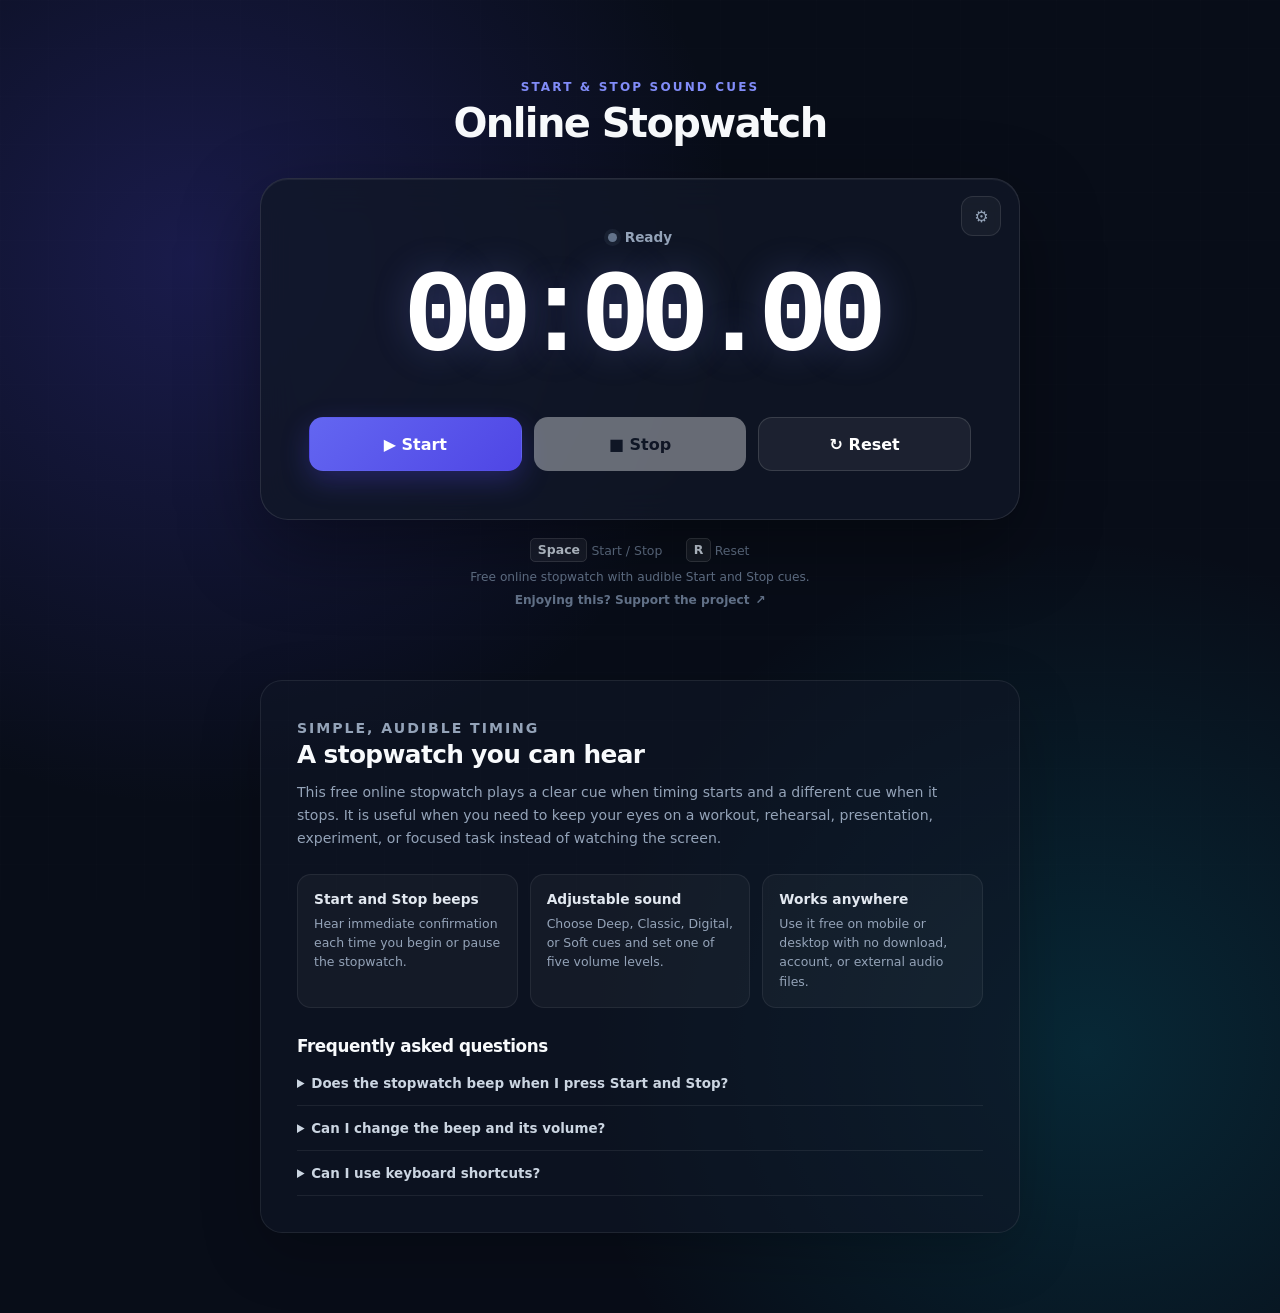
<file: index.html>
<!doctype html>
<html lang="en">
<head>
  <meta charset="UTF-8">
  <meta name="viewport" content="width=device-width, initial-scale=1.0">
  <meta name="theme-color" content="#111827">
  <meta name="description" content="Free online stopwatch with loud audible cues when you press Start and Stop. Choose four beep themes, adjust the volume, and use keyboard shortcuts.">
  <meta name="robots" content="index, follow">
  <link rel="canonical" href="https://nln317.github.io/">
  <meta property="og:type" content="website">
  <meta property="og:title" content="Online Stopwatch with Start & Stop Sound Cues">
  <meta property="og:description" content="A free online stopwatch with audible Start and Stop beeps, sound themes, and adjustable volume.">
  <meta property="og:url" content="https://nln317.github.io/">
  <meta name="twitter:card" content="summary">
  <title>Online Stopwatch with Start &amp; Stop Sound Cues</title>
  <link rel="stylesheet" href="styles.css">
  <script type="application/ld+json">
    {
      "@context": "https://schema.org",
      "@type": "WebApplication",
      "name": "Online Stopwatch with Start & Stop Sound Cues",
      "url": "https://nln317.github.io/",
      "description": "A free online stopwatch with loud audible cues when you press Start and Stop, four sound themes, adjustable volume, and keyboard shortcuts.",
      "applicationCategory": "UtilitiesApplication",
      "operatingSystem": "Any",
      "offers": {
        "@type": "Offer",
        "price": "0",
        "priceCurrency": "USD"
      }
    }
  </script>
</head>
<body>
  <main class="stopwatch" aria-labelledby="page-title">
    <p class="eyebrow">Start &amp; stop sound cues</p>
    <h1 id="page-title">Online Stopwatch</h1>

    <section class="timer-card" aria-label="Stopwatch controls">
      <button
        id="settings-toggle"
        class="settings-toggle"
        type="button"
        aria-label="Sound settings"
        aria-expanded="false"
        aria-controls="sound-settings"
      >
        <span aria-hidden="true">⚙</span>
      </button>
      <p id="status" class="status"><span class="status-dot" aria-hidden="true"></span>Ready</p>
      <div id="display" class="display" role="timer" aria-live="off" aria-label="Elapsed time: 0 minutes, 0 seconds">00:00.00</div>

      <div id="sound-settings" class="sound-settings" role="group" aria-label="Sound settings" hidden>
        <div class="settings-heading">
          <strong>Sound settings</strong>
          <span>Applied to both Start and Stop</span>
        </div>
        <div class="settings-field">
          <label for="sound-theme">Theme</label>
          <select id="sound-theme" aria-describedby="sound-theme-note">
            <option value="deep">Deep</option>
            <option value="classic">Classic</option>
            <option value="digital">Digital</option>
            <option value="soft">Soft</option>
          </select>
        </div>
        <div class="volume-control">
          <div class="volume-heading">
            <label for="sound-volume">Volume</label>
            <output id="volume-output" for="sound-volume">5 / 5</output>
          </div>
          <div class="volume-slider">
            <input id="sound-volume" type="range" min="1" max="5" step="1" value="5" aria-valuetext="5 out of 5">
            <div class="volume-nodes" aria-hidden="true">
              <span class="active"></span>
              <span class="active"></span>
              <span class="active"></span>
              <span class="active"></span>
              <span class="active"></span>
            </div>
          </div>
          <div class="volume-labels" aria-hidden="true"><span>Quiet</span><span>Loud</span></div>
        </div>
        <button id="preview-sound" class="preview-button" type="button">
          <span aria-hidden="true">♪</span> <span class="preview-label">Preview Start + Stop</span>
        </button>
        <span id="sound-theme-note" class="sr-only">Sound settings and preview are unavailable while the stopwatch is running.</span>
      </div>

      <div class="controls">
        <button id="start" class="button button-primary" type="button">
          <span aria-hidden="true">▶</span> Start
        </button>
        <button id="stop" class="button button-secondary" type="button" disabled>
          <span aria-hidden="true">■</span> Stop
        </button>
        <button id="reset" class="button button-ghost" type="button">
          <span aria-hidden="true">↻</span> Reset
        </button>
      </div>
    </section>

    <p class="shortcuts" aria-label="Keyboard shortcuts">
      <span><kbd>Space</kbd> Start / Stop</span>
      <span><kbd>R</kbd> Reset</span>
    </p>
    <p class="site-description">Free online stopwatch with audible Start and Stop cues.</p>
    <a class="support-link" href="https://ko-fi.com/nnnn1" target="_blank" rel="noreferrer">
      Enjoying this? Support the project <span aria-hidden="true">↗</span>
    </a>

    <section class="search-guide" aria-labelledby="sound-stopwatch-heading">
      <div class="guide-intro">
        <p class="guide-kicker">Simple, audible timing</p>
        <h2 id="sound-stopwatch-heading">A stopwatch you can hear</h2>
        <p>
          This free online stopwatch plays a clear cue when timing starts and a different cue when it stops.
          It is useful when you need to keep your eyes on a workout, rehearsal, presentation, experiment, or focused task instead of watching the screen.
        </p>
      </div>

      <div class="feature-grid">
        <article>
          <h3>Start and Stop beeps</h3>
          <p>Hear immediate confirmation each time you begin or pause the stopwatch.</p>
        </article>
        <article>
          <h3>Adjustable sound</h3>
          <p>Choose Deep, Classic, Digital, or Soft cues and set one of five volume levels.</p>
        </article>
        <article>
          <h3>Works anywhere</h3>
          <p>Use it free on mobile or desktop with no download, account, or external audio files.</p>
        </article>
      </div>

      <div class="faq" aria-labelledby="faq-heading">
        <h2 id="faq-heading">Frequently asked questions</h2>
        <details>
          <summary>Does the stopwatch beep when I press Start and Stop?</summary>
          <p>Yes. Start and Stop use different audible cues so you can tell which action occurred without looking at the display.</p>
        </details>
        <details>
          <summary>Can I change the beep and its volume?</summary>
          <p>Yes. Open the sound settings cog to choose a theme, select a volume from 1 to 5, and preview both cues.</p>
        </details>
        <details>
          <summary>Can I use keyboard shortcuts?</summary>
          <p>Yes. Press Space to start or stop the timer, and press R to reset it to 00:00.00.</p>
        </details>
      </div>
    </section>

  </main>
  <script src="script.js"></script>
</body>
</html>
</file>
<file: styles.css>
:root {
  color-scheme: dark;
  font-family: Inter, ui-sans-serif, system-ui, -apple-system, BlinkMacSystemFont, "Segoe UI", sans-serif;
  background: #080d18;
  color: #f8fafc;
  font-synthesis: none;
}

* { box-sizing: border-box; }

.sr-only {
  position: absolute;
  width: 1px;
  height: 1px;
  padding: 0;
  margin: -1px;
  overflow: hidden;
  clip: rect(0, 0, 0, 0);
  white-space: nowrap;
  border: 0;
}

body {
  min-width: 320px;
  min-height: 100vh;
  min-height: 100dvh;
  margin: 0;
  display: grid;
  place-items: center;
  overflow-x: hidden;
  background:
    radial-gradient(circle at 15% 20%, rgba(79, 70, 229, .25), transparent 34rem),
    radial-gradient(circle at 85% 80%, rgba(6, 182, 212, .16), transparent 32rem),
    #080d18;
}

body::before {
  content: "";
  position: fixed;
  inset: 0;
  pointer-events: none;
  opacity: .25;
  background-image: linear-gradient(rgba(255,255,255,.03) 1px, transparent 1px), linear-gradient(90deg, rgba(255,255,255,.03) 1px, transparent 1px);
  background-size: 48px 48px;
}

.stopwatch {
  width: min(92vw, 760px);
  padding: clamp(2rem, 7vw, 5rem) 0;
  text-align: center;
}

.eyebrow {
  margin: 0 0 .35rem;
  color: #818cf8;
  font-size: .75rem;
  font-weight: 800;
  letter-spacing: .18em;
  text-transform: uppercase;
}

h1 {
  margin: 0 0 2rem;
  font-size: clamp(1.7rem, 5vw, 2.5rem);
  letter-spacing: -.04em;
}

.timer-card {
  position: relative;
  padding: clamp(1.4rem, 5vw, 3rem);
  overflow: hidden;
  border: 1px solid rgba(255,255,255,.1);
  border-radius: 28px;
  background: rgba(17, 24, 39, .78);
  box-shadow: 0 28px 80px rgba(0,0,0,.38), inset 0 1px rgba(255,255,255,.06);
  backdrop-filter: blur(18px);
}

.settings-toggle {
  position: absolute;
  top: 1.1rem;
  right: 1.1rem;
  display: grid;
  width: 2.5rem;
  height: 2.5rem;
  place-items: center;
  border: 1px solid rgba(255,255,255,.1);
  border-radius: 12px;
  color: #94a3b8;
  background: rgba(255,255,255,.04);
  font: inherit;
  font-size: 1rem;
  cursor: pointer;
  transition: color .16s ease, background .16s ease, transform .16s ease;
}

.settings-toggle:hover { color: #fff; background: rgba(255,255,255,.08); transform: rotate(20deg); }
.settings-toggle:focus-visible { outline: 3px solid #a5b4fc; outline-offset: 2px; }

.status {
  display: inline-flex;
  align-items: center;
  gap: .5rem;
  margin: 0 0 1rem;
  color: #94a3b8;
  font-size: .85rem;
  font-weight: 700;
}

.status-dot {
  width: .55rem;
  height: .55rem;
  border-radius: 999px;
  background: #64748b;
  box-shadow: 0 0 0 4px rgba(100,116,139,.12);
}

.running .status-dot {
  background: #34d399;
  box-shadow: 0 0 0 4px rgba(52,211,153,.14), 0 0 18px rgba(52,211,153,.55);
  animation: pulse 1.4s ease-in-out infinite;
}

.display {
  margin: 0 0 clamp(1.5rem, 5vw, 2.5rem);
  color: #fff;
  font-family: "SFMono-Regular", Consolas, "Liberation Mono", monospace;
  font-size: clamp(3.1rem, 12vw, 7.25rem);
  font-variant-numeric: tabular-nums;
  font-weight: 700;
  line-height: 1;
  letter-spacing: -.09em;
  text-shadow: 0 0 36px rgba(129,140,248,.25);
}

.sound-settings {
  position: absolute;
  z-index: 10;
  top: 4.15rem;
  right: 1.1rem;
  display: grid;
  width: min(21rem, calc(100% - 2.2rem));
  gap: 1rem;
  padding: 1.1rem;
  border: 1px solid rgba(255,255,255,.09);
  border-radius: 16px;
  background: #171e2d;
  box-shadow: 0 18px 50px rgba(0,0,0,.48), inset 0 1px rgba(255,255,255,.05);
  text-align: left;
}

.sound-settings[hidden] { display: none; }
.settings-heading { display: grid; gap: .15rem; }
.settings-heading strong { color: #f8fafc; font-size: .9rem; }
.settings-heading span { color: #64748b; font-size: .72rem; }
.settings-field { display: grid; gap: .45rem; }
.sound-settings label { color: #e2e8f0; font-size: .82rem; font-weight: 800; }
.sound-settings select {
  width: 100%;
  padding: .65rem 2.25rem .65rem .8rem;
  border: 1px solid rgba(129,140,248,.3);
  border-radius: 10px;
  color: #f8fafc;
  background: #171d2d;
  font: inherit;
  font-size: .82rem;
  font-weight: 750;
  cursor: pointer;
}

.sound-settings select:focus-visible,
.preview-button:focus-visible,
.volume-control input:focus-visible { outline: 3px solid #a5b4fc; outline-offset: 3px; }
.sound-settings select:disabled,
.preview-button:disabled,
.volume-control input:disabled { cursor: not-allowed; opacity: .45; }

.volume-control { display: grid; gap: .5rem; }
.volume-heading,
.volume-labels { display: flex; align-items: center; justify-content: space-between; }
.volume-heading output { color: #a5b4fc; font-size: .75rem; font-weight: 800; }
.volume-slider { position: relative; height: 1.3rem; }
.volume-control input {
  position: relative;
  z-index: 2;
  appearance: none;
  width: 100%;
  height: 1.3rem;
  margin: 0;
  background: transparent;
  cursor: grab;
}
.volume-control input:active { cursor: grabbing; }
.volume-control input::-webkit-slider-runnable-track { height: 4px; border-radius: 99px; background: #384154; }
.volume-control input::-webkit-slider-thumb {
  appearance: none;
  width: 18px;
  height: 18px;
  margin-top: -7px;
  border: 3px solid #c7d2fe;
  border-radius: 50%;
  background: #6366f1;
  box-shadow: 0 0 0 4px rgba(99,102,241,.16);
}
.volume-control input::-moz-range-track { height: 4px; border: 0; border-radius: 99px; background: #384154; }
.volume-control input::-moz-range-thumb {
  width: 12px;
  height: 12px;
  border: 3px solid #c7d2fe;
  border-radius: 50%;
  background: #6366f1;
  box-shadow: 0 0 0 4px rgba(99,102,241,.16);
}
.volume-nodes {
  position: absolute;
  z-index: 3;
  top: 50%;
  right: 7px;
  left: 7px;
  display: flex;
  align-items: center;
  justify-content: space-between;
  pointer-events: none;
  transform: translateY(-50%);
}
.volume-nodes span {
  width: 7px;
  height: 7px;
  flex: 0 0 auto;
  border: 1px solid #64748b;
  border-radius: 50%;
  background: #252e40;
}
.volume-nodes span.active { border-color: #a5b4fc; background: #818cf8; }
.volume-labels { color: #64748b; font-size: .68rem; }
.preview-button {
  width: 100%;
  padding: .65rem .8rem;
  border: 1px solid rgba(255,255,255,.12);
  border-radius: 10px;
  color: #e2e8f0;
  background: rgba(255,255,255,.06);
  font: inherit;
  font-size: .82rem;
  font-weight: 800;
  cursor: pointer;
}

.controls {
  display: grid;
  grid-template-columns: repeat(3, 1fr);
  gap: .75rem;
}

.button {
  min-height: 54px;
  padding: .85rem 1rem;
  border: 1px solid transparent;
  border-radius: 14px;
  color: #fff;
  font: inherit;
  font-weight: 800;
  cursor: pointer;
  transition: transform .16s ease, background .16s ease, border-color .16s ease, opacity .16s ease;
}

.button:not(:disabled):hover { transform: translateY(-2px); }
.button:not(:disabled):active { transform: translateY(0); }
.button:focus-visible { outline: 3px solid #a5b4fc; outline-offset: 3px; }
.button:disabled { cursor: not-allowed; opacity: .38; }
.button-primary { background: linear-gradient(135deg, #6366f1, #4f46e5); box-shadow: 0 10px 28px rgba(79,70,229,.3); }
.button-secondary { background: #f8fafc; color: #111827; }
.button-ghost { border-color: rgba(255,255,255,.13); background: rgba(255,255,255,.06); }

.shortcuts {
  display: flex;
  justify-content: center;
  gap: 1.5rem;
  margin: 1.4rem 0 0;
  color: #64748b;
  font-size: .78rem;
}

.site-description {
  margin: .8rem 0 0;
  color: #64748b;
  font-size: .76rem;
}

.support-link {
  display: inline-flex;
  align-items: center;
  gap: .35rem;
  margin-top: .55rem;
  color: #64748b;
  font-size: .76rem;
  font-weight: 650;
  text-decoration: none;
  transition: color .16s ease;
}

.support-link:hover { color: #a5b4fc; }
.support-link:focus-visible { outline: 3px solid #a5b4fc; outline-offset: 4px; border-radius: 4px; }

.search-guide {
  margin-top: clamp(2.5rem, 7vw, 4.5rem);
  padding: clamp(1.4rem, 4vw, 2.25rem);
  border: 1px solid rgba(255,255,255,.08);
  border-radius: 22px;
  background: rgba(17,24,39,.58);
  box-shadow: 0 20px 60px rgba(0,0,0,.22);
  text-align: left;
}

.guide-intro { max-width: 42rem; }
.guide-kicker {
  margin: 0 0 .45rem;
  color: #818cf8;
  font-size: .7rem;
  font-weight: 800;
  letter-spacing: .14em;
  text-transform: uppercase;
}

.search-guide h2 {
  margin: 0 0 .7rem;
  color: #f8fafc;
  font-size: clamp(1.2rem, 3vw, 1.55rem);
  letter-spacing: -.025em;
}

.search-guide p {
  margin: 0;
  color: #94a3b8;
  font-size: .88rem;
  line-height: 1.65;
}

.feature-grid {
  display: grid;
  grid-template-columns: repeat(3, 1fr);
  gap: .75rem;
  margin-top: 1.5rem;
}

.feature-grid article {
  padding: 1rem;
  border: 1px solid rgba(255,255,255,.07);
  border-radius: 14px;
  background: rgba(255,255,255,.035);
}

.feature-grid h3 {
  margin: 0 0 .4rem;
  color: #e2e8f0;
  font-size: .86rem;
}

.feature-grid p { font-size: .78rem; line-height: 1.55; }

.faq { margin-top: 1.75rem; }
.faq h2 { margin-bottom: .35rem; font-size: 1.05rem; }
.faq details { border-bottom: 1px solid rgba(255,255,255,.07); }
.faq summary {
  padding: .9rem 0;
  color: #cbd5e1;
  font-size: .84rem;
  font-weight: 750;
  cursor: pointer;
}
.faq details p { padding: 0 0 1rem; font-size: .8rem; }

kbd {
  padding: .2rem .4rem;
  border: 1px solid rgba(255,255,255,.12);
  border-radius: 5px;
  background: rgba(255,255,255,.06);
  color: #cbd5e1;
  font: inherit;
  font-weight: 700;
}

@keyframes pulse { 50% { transform: scale(.75); opacity: .65; } }

@media (max-width: 520px) {
  .timer-card { border-radius: 22px; }
  .controls { grid-template-columns: 1fr 1fr; }
  .button-ghost { grid-column: 1 / -1; }
  .settings-toggle { top: .8rem; right: .8rem; }
  .sound-settings { top: 3.8rem; right: .8rem; width: calc(100% - 1.6rem); }
  .shortcuts { gap: .8rem; flex-direction: column; }
  .feature-grid { grid-template-columns: 1fr; }
}

@media (prefers-reduced-motion: reduce) {
  *, *::before, *::after { scroll-behavior: auto !important; animation: none !important; transition: none !important; }
}
</file>
